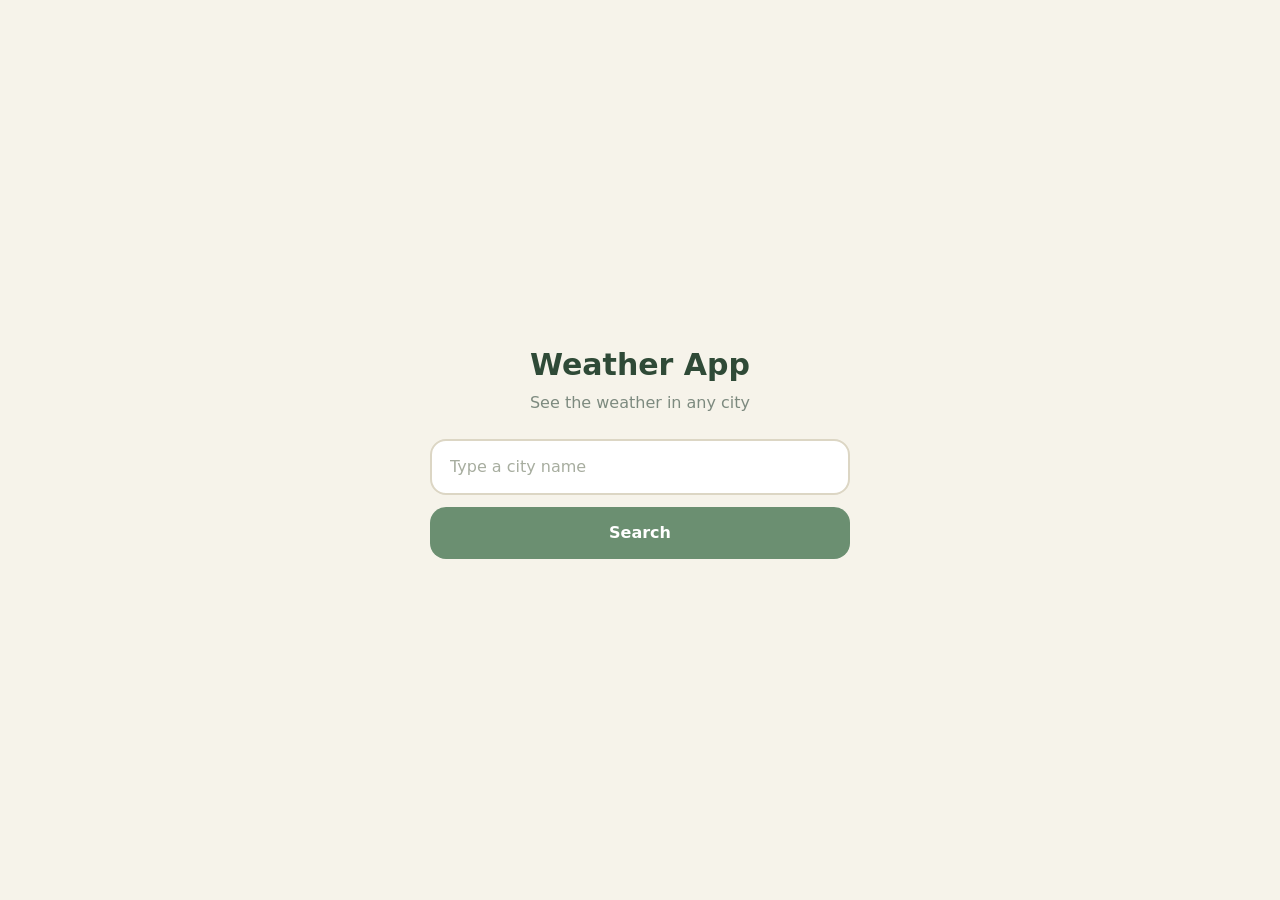
<file: index.html>
<!DOCTYPE html>
<html lang="en">
<head>
  <meta charset="UTF-8">
  <meta name="viewport" content="width=device-width, initial-scale=1.0">
  <title>Weather App</title>
  <link rel="stylesheet" href="style.css">
</head>
<body>
  <main class="app">
    <h1>Weather App</h1>
    <p class="tagline">See the weather in any city</p>
    <form id="search-form">
      <input type="text" id="city-input" placeholder="Type a city name" aria-label="City name">
      <button type="submit">Search</button>
    </form>
    <div id="result" aria-live="polite"></div>
  </main>
  <script src="script.js"></script>
</body>
</html>
</file>
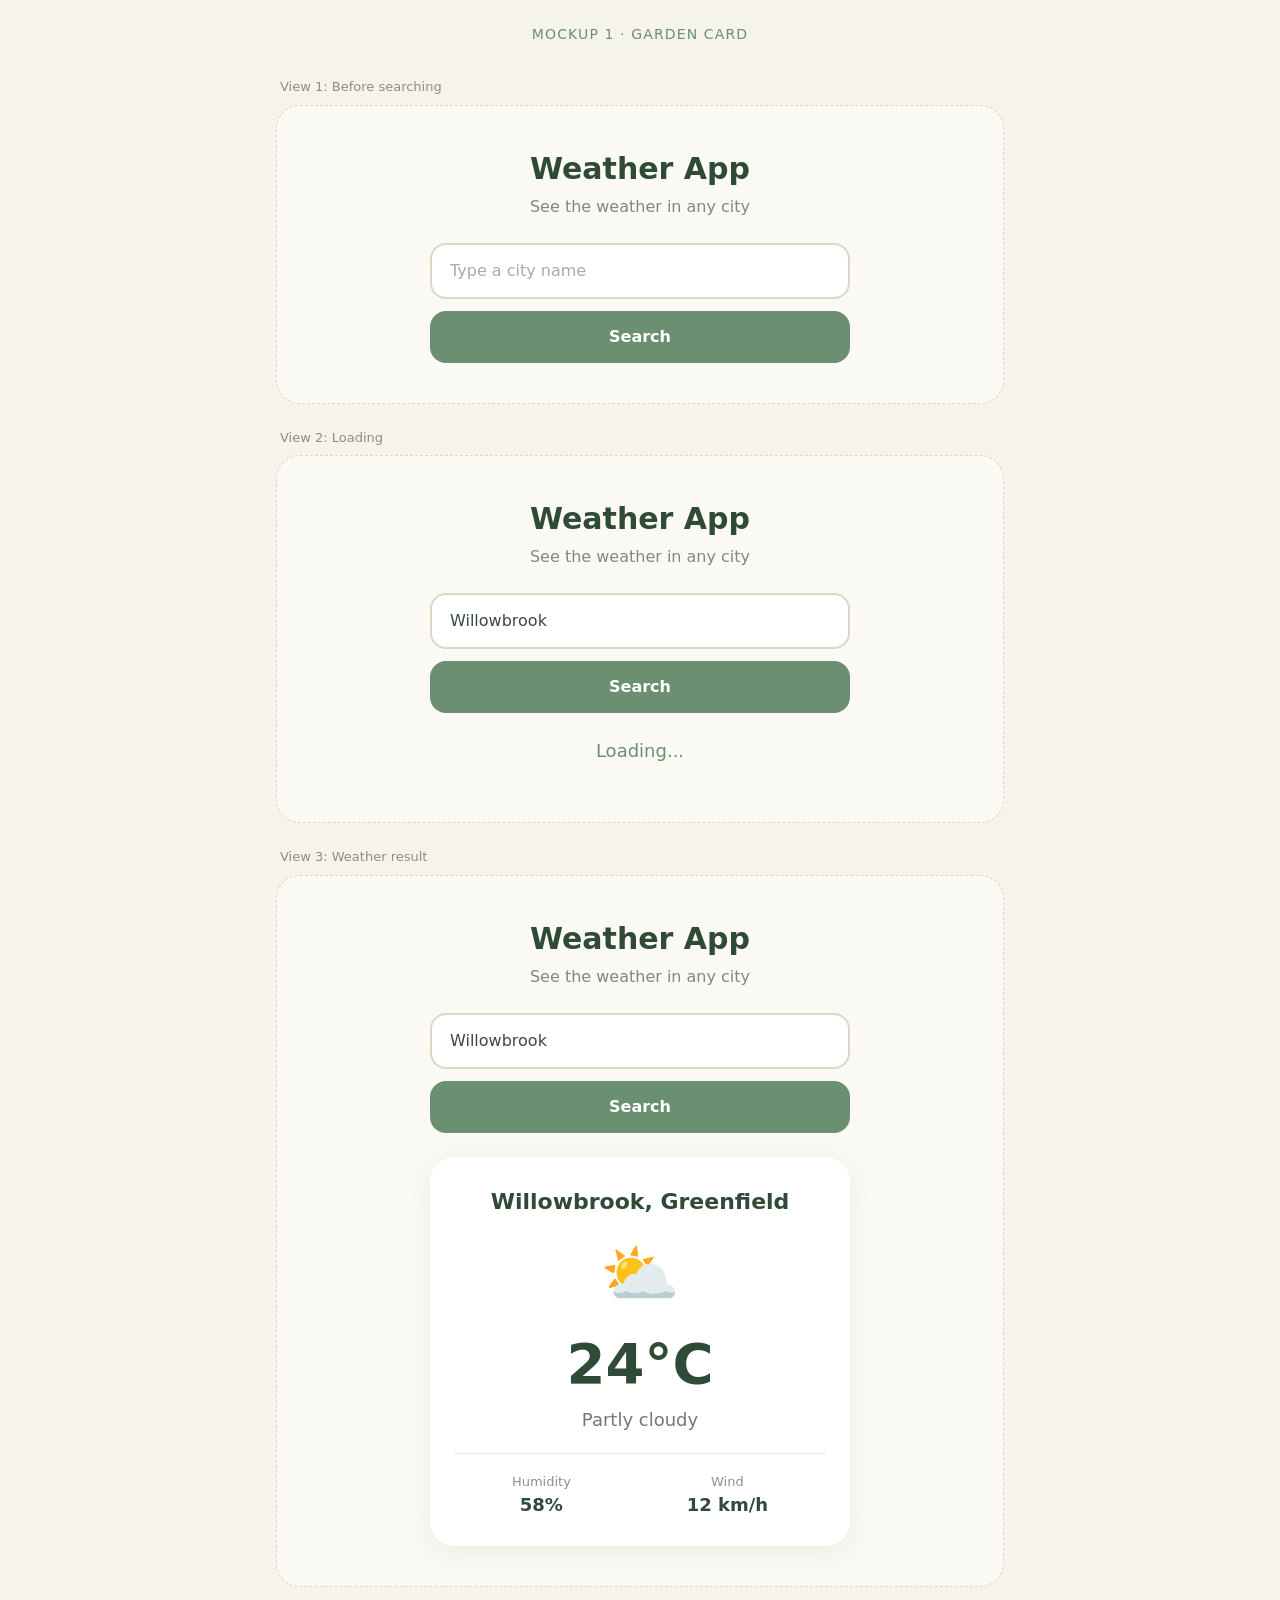
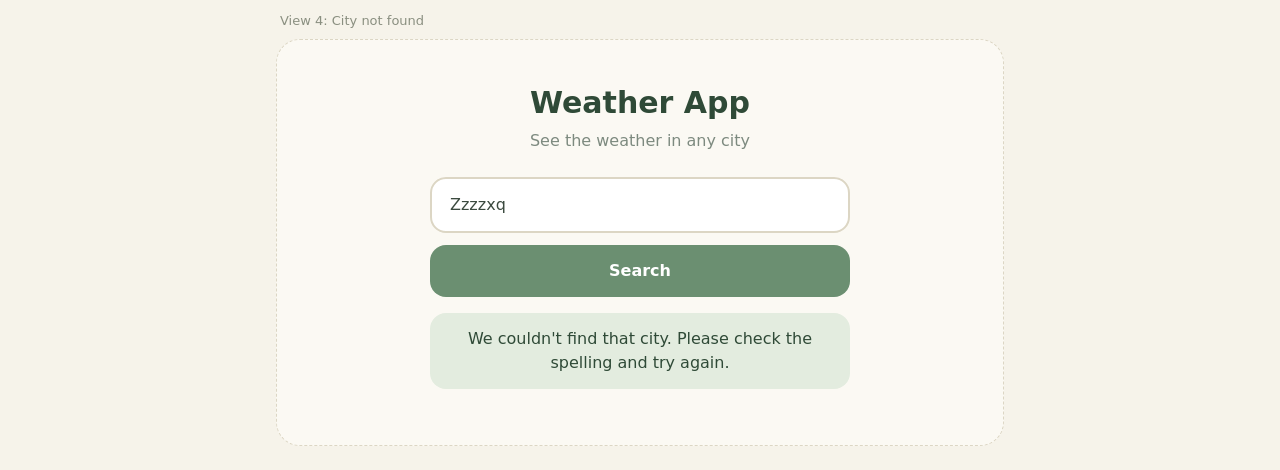
<file: mockups/garden-card.html>
<!DOCTYPE html>
<html lang="en">
<head>
  <meta charset="UTF-8">
  <meta name="viewport" content="width=device-width, initial-scale=1.0">
  <title>Mockup 1 - Garden Card</title>
  <style>
    :root {
      --page: #f6f3ea;
      --panel: #fbf9f3;
      --green: #6b8f71;
      --green-dark: #2f4a37;
      --green-soft: #e3ecdf;
      --line: #dcd6c4;
      --text: #3b4a3f;
    }
    * { box-sizing: border-box; }
    body {
      margin: 0;
      background: var(--page);
      color: var(--text);
      font-family: ui-rounded, "Nunito", "Quicksand", "Varela Round", "Arial Rounded MT Bold", system-ui, sans-serif;
      line-height: 1.5;
    }
    .mockup-title {
      text-align: center;
      padding: 24px 16px 8px;
      font-size: 14px;
      letter-spacing: 0.08em;
      text-transform: uppercase;
      color: var(--green);
    }
    .view {
      max-width: 760px;
      margin: 24px auto;
      padding: 0 16px;
    }
    .view-label {
      font-size: 13px;
      color: #8a8f80;
      margin: 0 0 8px 4px;
    }
    .screen {
      background: var(--panel);
      border: 1px dashed var(--line);
      border-radius: 24px;
      padding: 40px 20px;
    }

    /* The app itself: one calm column */
    .app { max-width: 420px; margin: 0 auto; }
    h1 {
      margin: 0 0 4px;
      text-align: center;
      font-size: 30px;
      color: var(--green-dark);
    }
    .tagline { margin: 0 0 24px; text-align: center; color: #7d8a7f; }
    input {
      width: 100%;
      padding: 14px 18px;
      font: inherit;
      color: var(--text);
      background: #fff;
      border: 2px solid var(--line);
      border-radius: 16px;
      outline: none;
    }
    input::placeholder { color: #a7ad9f; }
    input:focus { border-color: var(--green); }
    button {
      width: 100%;
      margin-top: 12px;
      padding: 14px 18px;
      font: inherit;
      font-weight: 700;
      color: #fff;
      background: var(--green);
      border: none;
      border-radius: 16px;
      cursor: pointer;
    }
    .card {
      margin-top: 24px;
      padding: 28px 24px;
      text-align: center;
      background: #fff;
      border-radius: 24px;
      box-shadow: 0 6px 24px rgba(47, 74, 55, 0.08);
    }
    .city { margin: 0; font-size: 22px; font-weight: 700; color: var(--green-dark); }
    .icon { font-size: 64px; margin: 8px 0 0; }
    .temp { margin: 0; font-size: 56px; font-weight: 700; color: var(--green-dark); }
    .desc { margin: 0 0 20px; font-size: 18px; color: #6f7c72; }
    .details {
      display: flex;
      justify-content: space-around;
      padding-top: 18px;
      border-top: 1px solid var(--green-soft);
    }
    .details span { display: block; font-size: 13px; color: #8a9488; }
    .details strong { font-size: 18px; color: var(--green-dark); }
    .loading { margin-top: 24px; text-align: center; font-size: 18px; color: var(--green); }
    .not-found {
      margin-top: 16px;
      padding: 14px 18px;
      text-align: center;
      background: var(--green-soft);
      color: var(--green-dark);
      border-radius: 16px;
    }
  </style>
</head>
<body>
  <div class="mockup-title">Mockup 1 &middot; Garden Card</div>

  <section class="view">
    <p class="view-label">View 1: Before searching</p>
    <div class="screen">
      <div class="app">
        <h1>Weather App</h1>
        <p class="tagline">See the weather in any city</p>
        <input type="text" placeholder="Type a city name" aria-label="City name">
        <button type="button">Search</button>
      </div>
    </div>
  </section>

  <section class="view">
    <p class="view-label">View 2: Loading</p>
    <div class="screen">
      <div class="app">
        <h1>Weather App</h1>
        <p class="tagline">See the weather in any city</p>
        <input type="text" value="Willowbrook" aria-label="City name">
        <button type="button">Search</button>
        <p class="loading">Loading...</p>
      </div>
    </div>
  </section>

  <section class="view">
    <p class="view-label">View 3: Weather result</p>
    <div class="screen">
      <div class="app">
        <h1>Weather App</h1>
        <p class="tagline">See the weather in any city</p>
        <input type="text" value="Willowbrook" aria-label="City name">
        <button type="button">Search</button>
        <div class="card">
          <p class="city">Willowbrook, Greenfield</p>
          <p class="icon">⛅</p>
          <p class="temp">24°C</p>
          <p class="desc">Partly cloudy</p>
          <div class="details">
            <div><span>Humidity</span><strong>58%</strong></div>
            <div><span>Wind</span><strong>12 km/h</strong></div>
          </div>
        </div>
      </div>
    </div>
  </section>

  <section class="view">
    <p class="view-label">View 4: City not found</p>
    <div class="screen">
      <div class="app">
        <h1>Weather App</h1>
        <p class="tagline">See the weather in any city</p>
        <input type="text" value="Zzzzxq" aria-label="City name">
        <button type="button">Search</button>
        <p class="not-found">We couldn't find that city. Please check the spelling and try again.</p>
      </div>
    </div>
  </section>
</body>
</html>
</file>
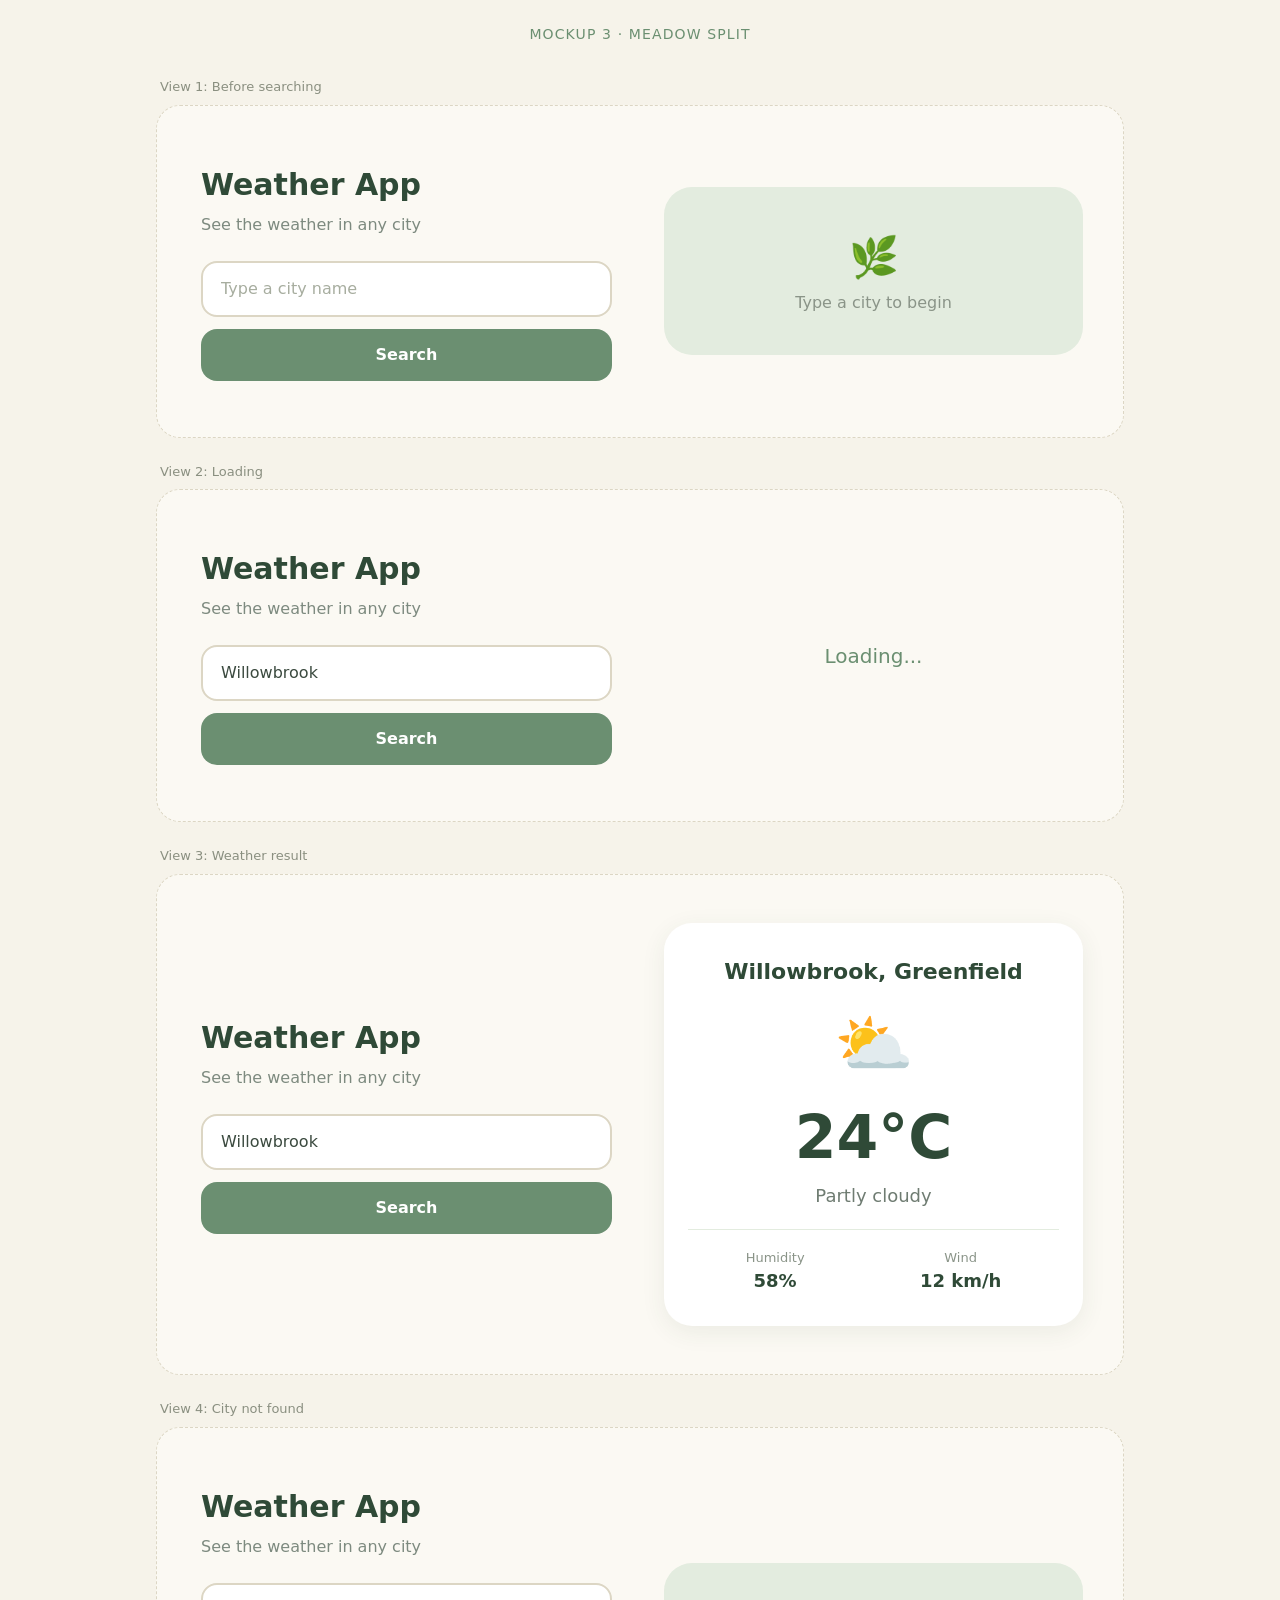
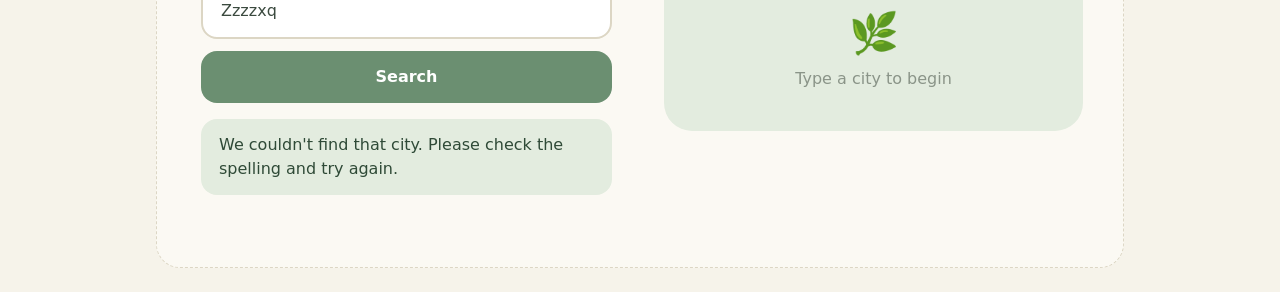
<file: mockups/meadow-split.html>
<!DOCTYPE html>
<html lang="en">
<head>
  <meta charset="UTF-8">
  <meta name="viewport" content="width=device-width, initial-scale=1.0">
  <title>Mockup 3 - Meadow Split</title>
  <style>
    :root {
      --page: #f6f3ea;
      --panel: #fbf9f3;
      --green: #6b8f71;
      --green-dark: #2f4a37;
      --green-soft: #e3ecdf;
      --line: #dcd6c4;
      --text: #3b4a3f;
    }
    * { box-sizing: border-box; }
    body {
      margin: 0;
      background: var(--page);
      color: var(--text);
      font-family: ui-rounded, "Nunito", "Quicksand", "Varela Round", "Arial Rounded MT Bold", system-ui, sans-serif;
      line-height: 1.5;
    }
    .mockup-title {
      text-align: center;
      padding: 24px 16px 8px;
      font-size: 14px;
      letter-spacing: 0.08em;
      text-transform: uppercase;
      color: var(--green);
    }
    .view { max-width: 1000px; margin: 24px auto; padding: 0 16px; }
    .view-label { font-size: 13px; color: #8a8f80; margin: 0 0 8px 4px; }
    .screen {
      background: var(--panel);
      border: 1px dashed var(--line);
      border-radius: 24px;
      padding: 28px 20px;
    }

    /* The app itself: two halves on a laptop, stacked on a phone */
    .app { display: grid; gap: 24px; }
    .left { padding: 8px 4px; }
    .right { display: flex; align-items: center; justify-content: center; }
    h1 { margin: 0 0 6px; font-size: 30px; color: var(--green-dark); }
    .tagline { margin: 0 0 24px; color: #7d8a7f; }
    input {
      width: 100%;
      padding: 14px 18px;
      font: inherit;
      color: var(--text);
      background: #fff;
      border: 2px solid var(--line);
      border-radius: 16px;
      outline: none;
    }
    input::placeholder { color: #a7ad9f; }
    button {
      width: 100%;
      margin-top: 12px;
      padding: 14px 18px;
      font: inherit;
      font-weight: 700;
      color: #fff;
      background: var(--green);
      border: none;
      border-radius: 16px;
      cursor: pointer;
    }
    .card {
      width: 100%;
      padding: 32px 24px;
      text-align: center;
      background: #fff;
      border-radius: 28px;
      box-shadow: 0 6px 24px rgba(47, 74, 55, 0.08);
    }
    .city { margin: 0; font-size: 22px; font-weight: 700; color: var(--green-dark); }
    .icon { font-size: 64px; margin: 8px 0 0; }
    .temp { margin: 0; font-size: 60px; font-weight: 700; color: var(--green-dark); }
    .desc { margin: 0 0 20px; font-size: 18px; color: #6f7c72; }
    .details {
      display: flex;
      justify-content: space-around;
      padding-top: 18px;
      border-top: 1px solid var(--green-soft);
    }
    .details span { display: block; font-size: 13px; color: #8a9488; }
    .details strong { font-size: 18px; color: var(--green-dark); }
    .hint {
      width: 100%;
      padding: 40px 24px;
      text-align: center;
      color: #8a9488;
      background: var(--green-soft);
      border-radius: 28px;
    }
    .hint .icon { font-size: 40px; margin: 0 0 4px; }
    .loading { text-align: center; font-size: 20px; color: var(--green); }
    .not-found {
      margin-top: 16px;
      padding: 14px 18px;
      background: var(--green-soft);
      color: var(--green-dark);
      border-radius: 16px;
    }

    /* Laptop: search on the left, weather on the right */
    @media (min-width: 800px) {
      .screen { padding: 48px 40px; }
      .app { grid-template-columns: 1fr 1fr; gap: 48px; align-items: center; }
    }
  </style>
</head>
<body>
  <div class="mockup-title">Mockup 3 &middot; Meadow Split</div>

  <section class="view">
    <p class="view-label">View 1: Before searching</p>
    <div class="screen">
      <div class="app">
        <div class="left">
          <h1>Weather App</h1>
          <p class="tagline">See the weather in any city</p>
          <input type="text" placeholder="Type a city name" aria-label="City name">
          <button type="button">Search</button>
        </div>
        <div class="right">
          <div class="hint"><p class="icon">🌿</p>Type a city to begin</div>
        </div>
      </div>
    </div>
  </section>

  <section class="view">
    <p class="view-label">View 2: Loading</p>
    <div class="screen">
      <div class="app">
        <div class="left">
          <h1>Weather App</h1>
          <p class="tagline">See the weather in any city</p>
          <input type="text" value="Willowbrook" aria-label="City name">
          <button type="button">Search</button>
        </div>
        <div class="right">
          <p class="loading">Loading...</p>
        </div>
      </div>
    </div>
  </section>

  <section class="view">
    <p class="view-label">View 3: Weather result</p>
    <div class="screen">
      <div class="app">
        <div class="left">
          <h1>Weather App</h1>
          <p class="tagline">See the weather in any city</p>
          <input type="text" value="Willowbrook" aria-label="City name">
          <button type="button">Search</button>
        </div>
        <div class="right">
          <div class="card">
            <p class="city">Willowbrook, Greenfield</p>
            <p class="icon">⛅</p>
            <p class="temp">24°C</p>
            <p class="desc">Partly cloudy</p>
            <div class="details">
              <div><span>Humidity</span><strong>58%</strong></div>
              <div><span>Wind</span><strong>12 km/h</strong></div>
            </div>
          </div>
        </div>
      </div>
    </div>
  </section>

  <section class="view">
    <p class="view-label">View 4: City not found</p>
    <div class="screen">
      <div class="app">
        <div class="left">
          <h1>Weather App</h1>
          <p class="tagline">See the weather in any city</p>
          <input type="text" value="Zzzzxq" aria-label="City name">
          <button type="button">Search</button>
          <p class="not-found">We couldn't find that city. Please check the spelling and try again.</p>
        </div>
        <div class="right">
          <div class="hint"><p class="icon">🌿</p>Type a city to begin</div>
        </div>
      </div>
    </div>
  </section>
</body>
</html>
</file>
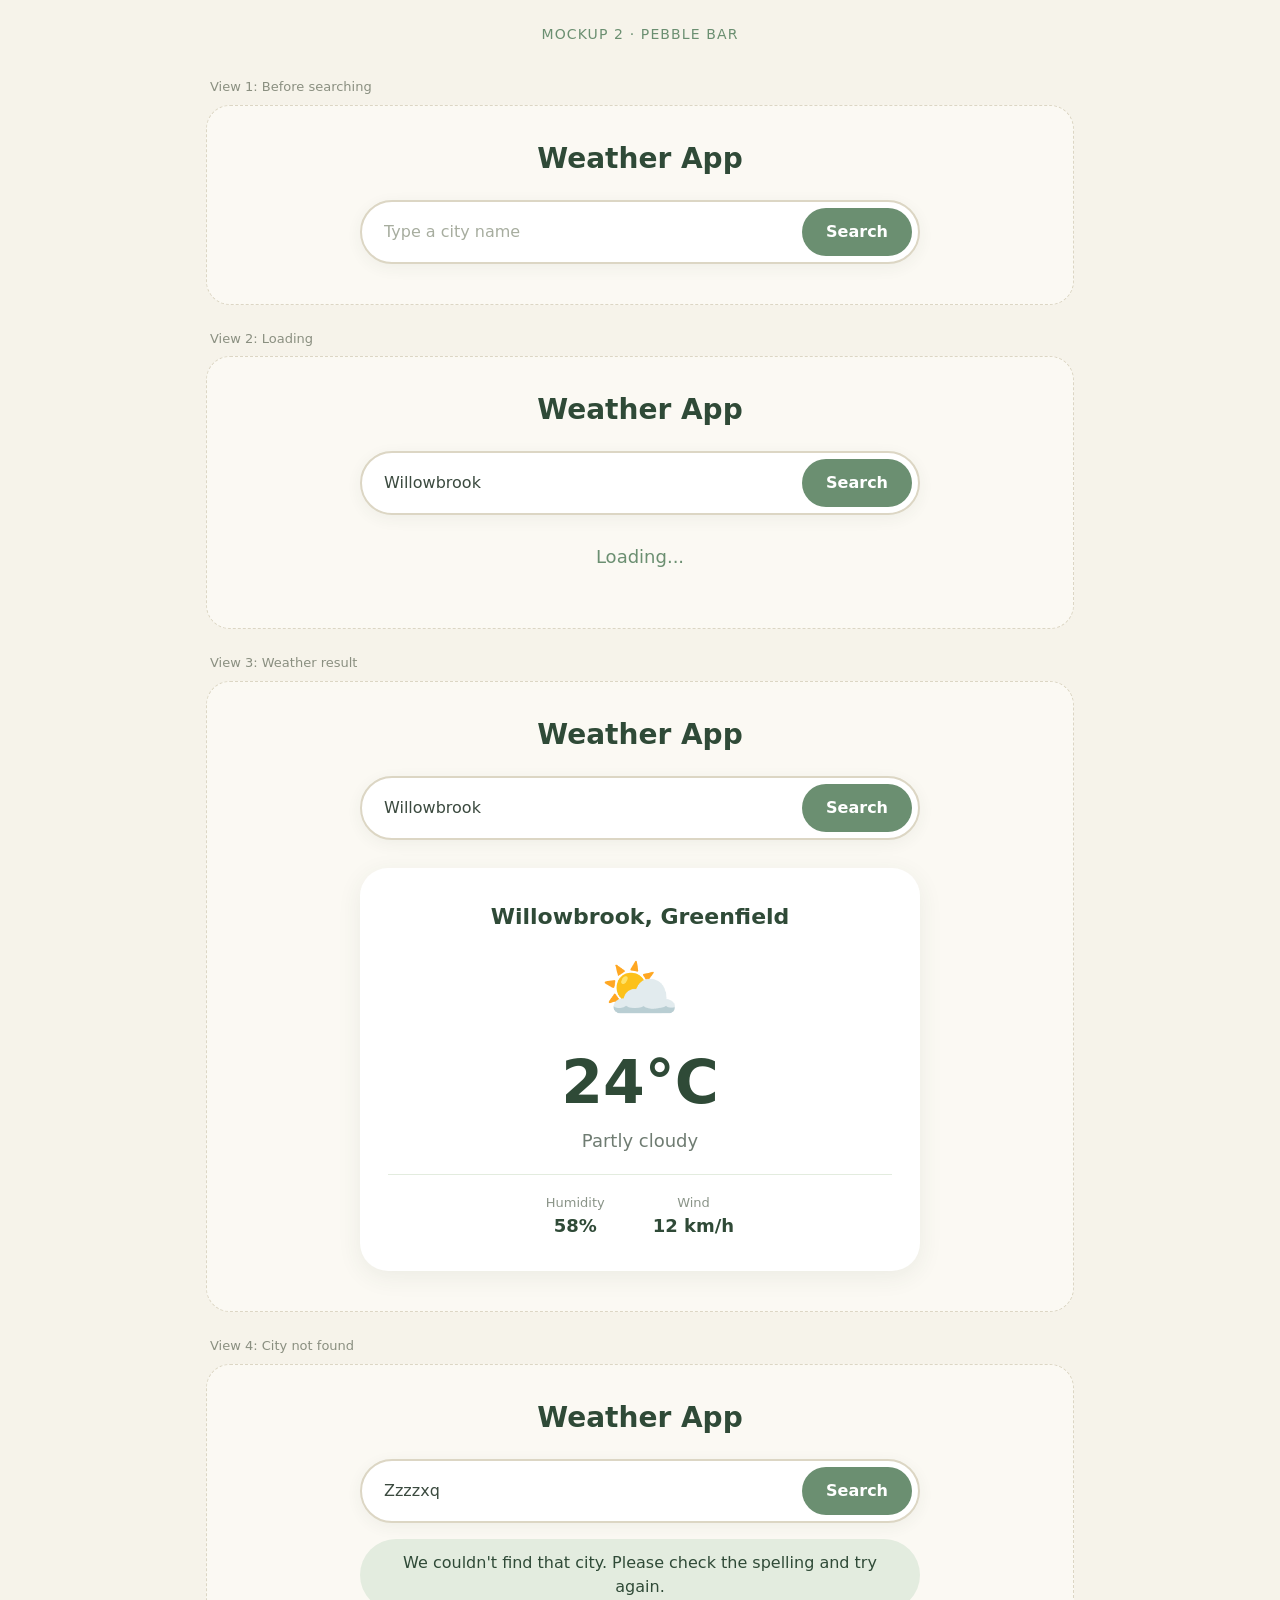
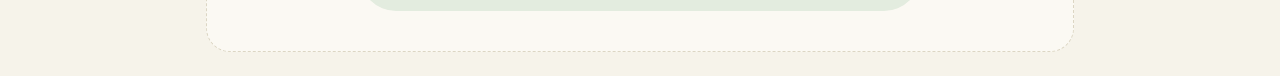
<file: mockups/pebble-bar.html>
<!DOCTYPE html>
<html lang="en">
<head>
  <meta charset="UTF-8">
  <meta name="viewport" content="width=device-width, initial-scale=1.0">
  <title>Mockup 2 - Pebble Bar</title>
  <style>
    :root {
      --page: #f6f3ea;
      --panel: #fbf9f3;
      --green: #6b8f71;
      --green-dark: #2f4a37;
      --green-soft: #e3ecdf;
      --line: #dcd6c4;
      --text: #3b4a3f;
    }
    * { box-sizing: border-box; }
    body {
      margin: 0;
      background: var(--page);
      color: var(--text);
      font-family: ui-rounded, "Nunito", "Quicksand", "Varela Round", "Arial Rounded MT Bold", system-ui, sans-serif;
      line-height: 1.5;
    }
    .mockup-title {
      text-align: center;
      padding: 24px 16px 8px;
      font-size: 14px;
      letter-spacing: 0.08em;
      text-transform: uppercase;
      color: var(--green);
    }
    .view { max-width: 900px; margin: 24px auto; padding: 0 16px; }
    .view-label { font-size: 13px; color: #8a8f80; margin: 0 0 8px 4px; }
    .screen {
      background: var(--panel);
      border: 1px dashed var(--line);
      border-radius: 24px;
      padding: 32px 16px 40px;
    }

    /* The app itself: a pebble-shaped search bar at the top */
    .app { max-width: 560px; margin: 0 auto; }
    h1 {
      margin: 0 0 20px;
      text-align: center;
      font-size: 28px;
      color: var(--green-dark);
    }
    .bar {
      display: flex;
      align-items: center;
      gap: 8px;
      padding: 6px 6px 6px 22px;
      background: #fff;
      border: 2px solid var(--line);
      border-radius: 999px;
      box-shadow: 0 4px 16px rgba(47, 74, 55, 0.06);
    }
    .bar input {
      flex: 1;
      min-width: 0;
      padding: 10px 0;
      font: inherit;
      color: var(--text);
      background: transparent;
      border: none;
      outline: none;
    }
    .bar input::placeholder { color: #a7ad9f; }
    .bar button {
      padding: 12px 24px;
      font: inherit;
      font-weight: 700;
      color: #fff;
      background: var(--green);
      border: none;
      border-radius: 999px;
      cursor: pointer;
    }
    .bar .ico { display: none; }
    .card {
      margin-top: 28px;
      padding: 32px 28px;
      text-align: center;
      background: #fff;
      border-radius: 28px;
      box-shadow: 0 6px 24px rgba(47, 74, 55, 0.08);
    }
    .city { margin: 0; font-size: 22px; font-weight: 700; color: var(--green-dark); }
    .icon { font-size: 64px; margin: 8px 0 0; }
    .temp { margin: 0; font-size: 60px; font-weight: 700; color: var(--green-dark); }
    .desc { margin: 0 0 20px; font-size: 18px; color: #6f7c72; }
    .details {
      display: flex;
      justify-content: center;
      gap: 48px;
      padding-top: 18px;
      border-top: 1px solid var(--green-soft);
    }
    .details span { display: block; font-size: 13px; color: #8a9488; }
    .details strong { font-size: 18px; color: var(--green-dark); }
    .loading { margin-top: 28px; text-align: center; font-size: 18px; color: var(--green); }
    .not-found {
      margin: 16px auto 0;
      padding: 12px 20px;
      text-align: center;
      background: var(--green-soft);
      color: var(--green-dark);
      border-radius: 999px;
    }

    /* Phone: the button becomes a small round one */
    @media (max-width: 520px) {
      .bar button { padding: 12px 16px; }
      .bar .txt { display: none; }
      .bar .ico { display: inline; }
      .not-found { border-radius: 20px; }
    }
  </style>
</head>
<body>
  <div class="mockup-title">Mockup 2 &middot; Pebble Bar</div>

  <section class="view">
    <p class="view-label">View 1: Before searching</p>
    <div class="screen">
      <div class="app">
        <h1>Weather App</h1>
        <div class="bar">
          <input type="text" placeholder="Type a city name" aria-label="City name">
          <button type="button" aria-label="Search"><span class="txt">Search</span><span class="ico">🔍</span></button>
        </div>
      </div>
    </div>
  </section>

  <section class="view">
    <p class="view-label">View 2: Loading</p>
    <div class="screen">
      <div class="app">
        <h1>Weather App</h1>
        <div class="bar">
          <input type="text" value="Willowbrook" aria-label="City name">
          <button type="button" aria-label="Search"><span class="txt">Search</span><span class="ico">🔍</span></button>
        </div>
        <p class="loading">Loading...</p>
      </div>
    </div>
  </section>

  <section class="view">
    <p class="view-label">View 3: Weather result</p>
    <div class="screen">
      <div class="app">
        <h1>Weather App</h1>
        <div class="bar">
          <input type="text" value="Willowbrook" aria-label="City name">
          <button type="button" aria-label="Search"><span class="txt">Search</span><span class="ico">🔍</span></button>
        </div>
        <div class="card">
          <p class="city">Willowbrook, Greenfield</p>
          <p class="icon">⛅</p>
          <p class="temp">24°C</p>
          <p class="desc">Partly cloudy</p>
          <div class="details">
            <div><span>Humidity</span><strong>58%</strong></div>
            <div><span>Wind</span><strong>12 km/h</strong></div>
          </div>
        </div>
      </div>
    </div>
  </section>

  <section class="view">
    <p class="view-label">View 4: City not found</p>
    <div class="screen">
      <div class="app">
        <h1>Weather App</h1>
        <div class="bar">
          <input type="text" value="Zzzzxq" aria-label="City name">
          <button type="button" aria-label="Search"><span class="txt">Search</span><span class="ico">🔍</span></button>
        </div>
        <p class="not-found">We couldn't find that city. Please check the spelling and try again.</p>
      </div>
    </div>
  </section>
</body>
</html>
</file>
<file: style.css>
:root {
  --page: #f6f3ea;
  --green: #6b8f71;
  --green-dark: #2f4a37;
  --line: #dcd6c4;
  --text: #3b4a3f;
}

* {
  box-sizing: border-box;
}

body {
  margin: 0;
  min-height: 100vh;
  display: flex;
  align-items: center;
  justify-content: center;
  padding: 40px 20px;
  background: var(--page);
  color: var(--text);
  font-family: ui-rounded, "Nunito", "Quicksand", "Varela Round", "Arial Rounded MT Bold", system-ui, sans-serif;
  line-height: 1.5;
}

.app {
  width: 100%;
  max-width: 420px;
}

h1 {
  margin: 0 0 4px;
  text-align: center;
  font-size: 30px;
  color: var(--green-dark);
}

.tagline {
  margin: 0 0 24px;
  text-align: center;
  color: #7d8a7f;
}

input {
  width: 100%;
  padding: 14px 18px;
  font: inherit;
  color: var(--text);
  background: #fff;
  border: 2px solid var(--line);
  border-radius: 16px;
  outline: none;
}

input::placeholder {
  color: #a7ad9f;
}

input:focus {
  border-color: var(--green);
}

button {
  width: 100%;
  margin-top: 12px;
  padding: 14px 18px;
  font: inherit;
  font-weight: 700;
  color: #fff;
  background: var(--green);
  border: none;
  border-radius: 16px;
  cursor: pointer;
}

.message {
  margin: 16px 0 0;
  text-align: center;
}

.card {
  margin-top: 24px;
  padding: 28px 24px;
  text-align: center;
  background: #fff;
  border-radius: 24px;
  box-shadow: 0 6px 24px rgba(47, 74, 55, 0.08);
}

.city {
  margin: 0;
  font-size: 22px;
  font-weight: 700;
  color: var(--green-dark);
}

.local-time {
  margin: 0;
  font-size: 13px;
  color: #8a9488;
}

.icon {
  display: block;
  width: 64px;
  height: 64px;
  margin: 8px auto 0;
}

.temp {
  margin: 0;
  font-size: 56px;
  font-weight: 700;
  color: var(--green-dark);
}

.desc {
  margin: 0 0 20px;
  font-size: 18px;
  color: #6f7c72;
}

.details {
  display: flex;
  flex-wrap: wrap;
  justify-content: space-around;
  gap: 12px;
  padding-top: 18px;
  border-top: 1px solid #e3ecdf;
}

.details span {
  display: block;
  font-size: 13px;
  color: #8a9488;
}

.details strong {
  font-size: 18px;
  color: var(--green-dark);
}
</file>
